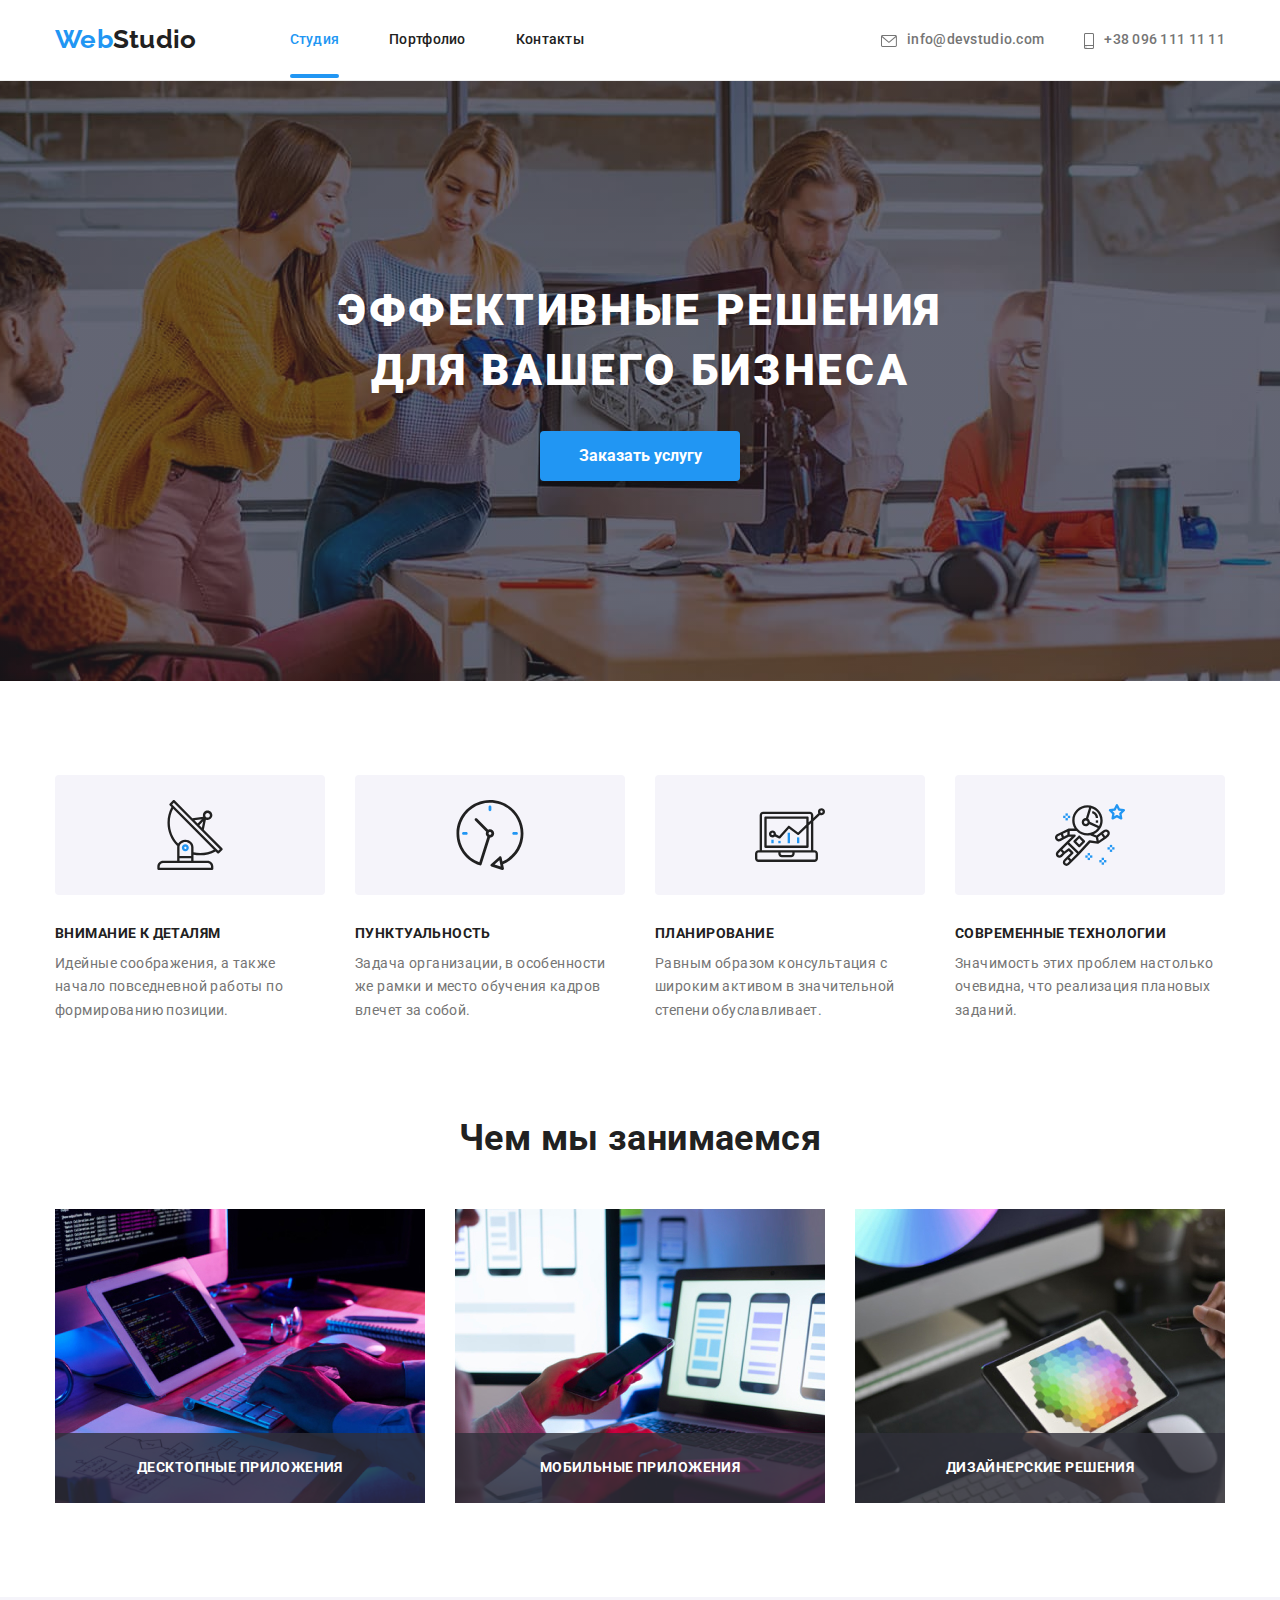
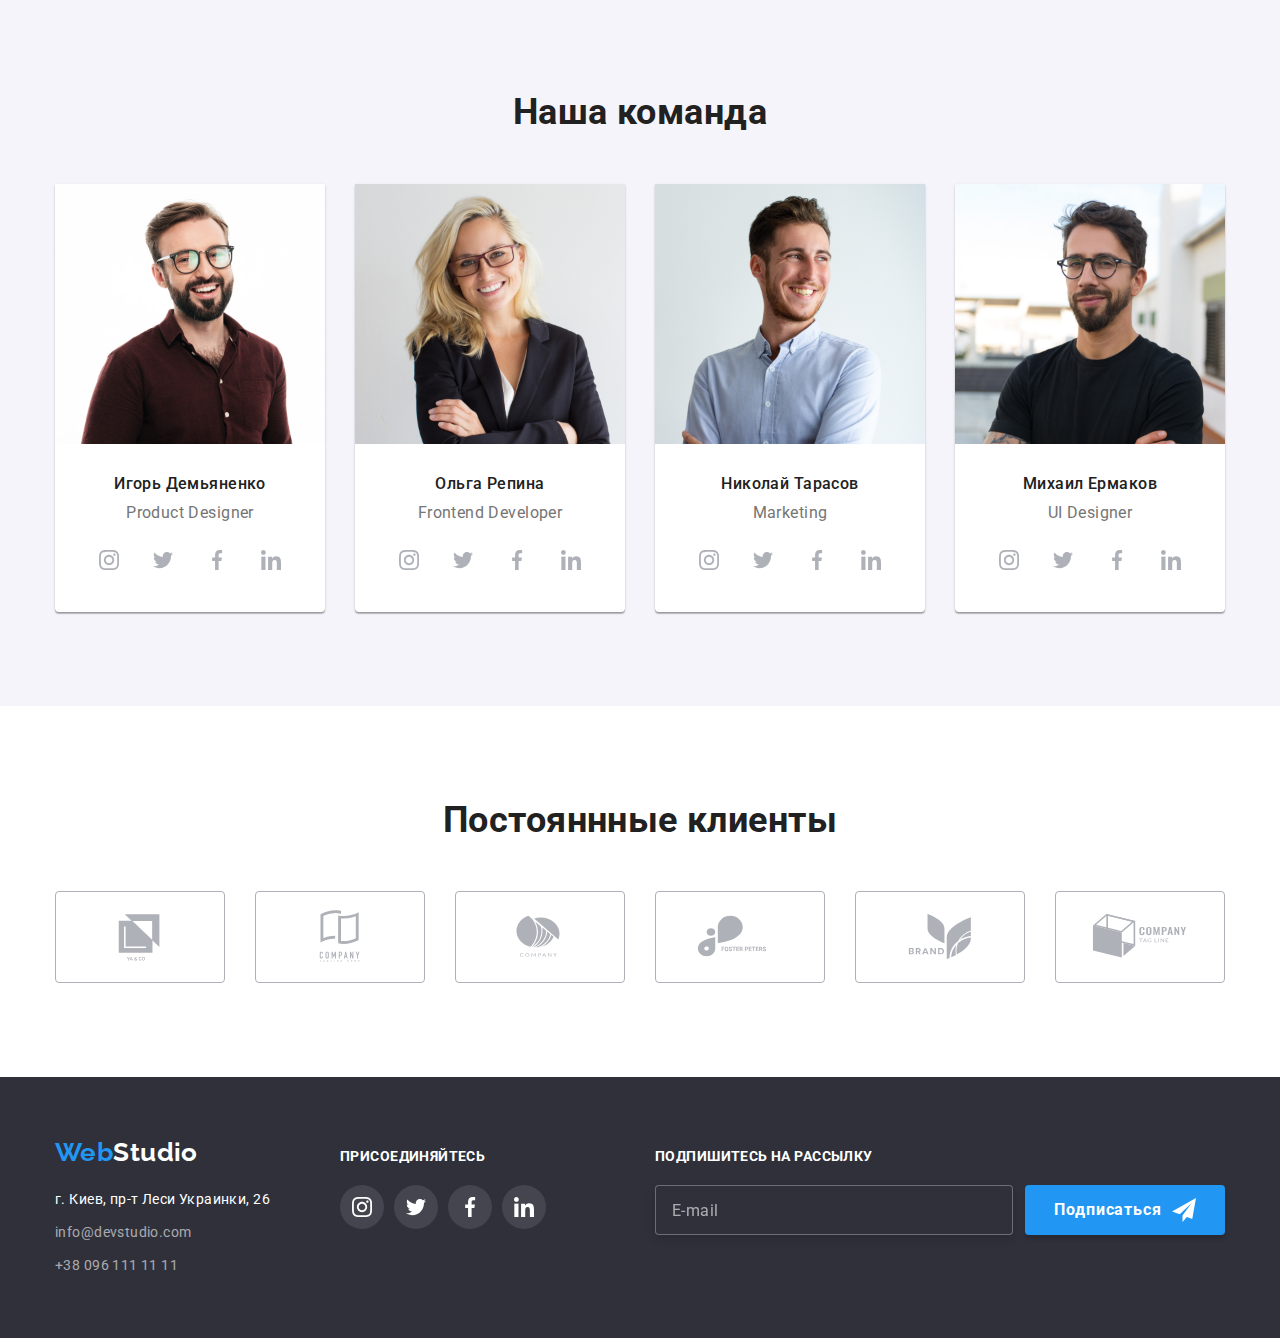
<file: index.html>
<!DOCTYPE html>
<html lang="ru">
<head>
    <meta charset="UTF-8">
    <meta http-equiv="X-UA-Compatible" content="IE=edge">
    <meta name="viewport" content="width=device-width, initial-scale=1.0">
    <title>Document</title>
    <link rel="preconnect" href="https://fonts.googleapis.com">
    <link rel="preconnect" href="https://fonts.gstatic.com" crossorigin>
    <link href="https://fonts.googleapis.com/css2?family=Raleway:wght@700&family=Roboto:wght@400;500;700;900&display=swap"
        rel="stylesheet">
        <link rel="stylesheet" href="https://cdnjs.cloudflare.com/ajax/libs/modern-normalize/1.1.0/modern-normalize.min.css">
        <link rel="stylesheet" href="./CSS/styles.css">
    
</head>

<body class="body">
    <header class="header">
        <div class="container">
    <nav class="header-nav-link">
            <a class="header-logo" href="">Web<span class="logo-second">Studio</span></a>
            <ul class="header-list">
                <li class="header-item"><a href="./index.html" class="header-link current">Студия</a>
                <li class="header-item"><a href="./portfolio.html" class="header-link">Портфолио</a></li>
                <li class="header-item"><a href="" class="header-link">Контакты</a></li>
            </ul>
    </nav>

        <ul class="header-list">
            <li class="icon-list">
                
                <a class="header-tel" href="mailto:info@devstudio.com"> 
                <svg class="header-icon" width="16" height="12">
                    <use href="./images/icons.svg/symbol-defs.svg#icon-envelope-hover"></use>
                </svg>info@devstudio.com</a></li>
            
            <li class="icon-list">
                
                <a class="header-tel" href="tel:+380961111111"> 
                <svg class="header-icon" width="10" height="16">
                    <use href="./images/icons.svg/symbol-defs.svg#icon-smartphone"></use>
                </svg>+38 096 111 11 11</a></li>
        </ul>
        </div>
    </header>
    
    
    <main>
            <section class="hero section">
                
            <div class="container">
                <h1 class="hero-title">Эффективные решения для вашего бизнеса</h1>
                <button type="button" class="hero-button" data-modal-open>Заказать услугу</button>
            </div>
            </section>
            
            <div class="backdrop is-hidden" data-modal>
                <div class="modal">
                    <button class="btn-close" type="button" data-modal-close>
                        <svg class="icon-close" width="30" height="30">
                            <use href="./images/icons.svg/symbol-defs.svg#icon-close-black"></use>
                        </svg>
                    </button>
                    <b class="modal-title">Оставьте свои данные, мы вам перезвоним</b>
                    <form class="back-contact">
                        <div class="modal-contact-thumb">
                            <label for="name" class="modal-contact-title">Имя</label>
                            <div class="input-wrap">
                            <input type="text" name="name" class="modal-input" id="name" required>
                            <svg class="modal-icon" width="18" height="18">
                                <use href="./images/icons.svg/symbol-defs.svg#icon-person-black"></use>
                            </svg>
                            </div>
                        </div>
                        <div class="modal-contact-thumb">
                            <label for="tel" class="modal-contact-title">Телефон</label>
                            <div class="input-wrap">
                            <input type="tel" name="tel" class="modal-input" id="tel" required>
                            <svg class="modal-icon" width="18" height="18">
                                <use href="./images/icons.svg/symbol-defs.svg#icon-phone-black"></use>
                            </svg>
                            </div>
                        </div>
                        <div class="modal-contact-thumb">
                            <label for="mail" class="modal-contact-title">Почта</label>
                            <div class="input-wrap">
                            <input type="email" name="mail" class="modal-input" id="mail" required>
                            <svg class="modal-icon" width="18" height="18">
                                <use href="./images/icons.svg/symbol-defs.svg#icon-email-black"></use>
                            </svg>
                            </div>
                        </div>
                        <div class="modal-contact-thumb">
                            <label for="coment" class="modal-contact-title">Комментарий</label>
                            <textarea class="modal-text" name="coment" id="coment" placeholder="Введите текст"></textarea>
                        </div>
                        <div class="covenant">
                            <input class="checkbox visually-hidden" type="checkbox" name="covenant" id="covenant">
                            <label for="covenant" class="covenant-title">
                                <span>
                                    <svg class="check-icon" width="18" height="18">
                                        <use href="./images/icons.svg/symbol-defs.svg#icon-Vector"></use>
                                    </svg>
                                </span>Соглашаюсь с рассылкой и принимаю
                            <a class="covenant-link" href="">Условия договора</a>
                            </label>
                        </div>
                        <button class="button-submit" type="submit">Отправить</button>
                    </form>
                </div>
            </div>
        
        
        <section class="about section">
            <div class="container">
            <h2 class="about-title visually-hidden">Нашы преимущества</h2>
            <ul class="abaut-list">
                
                <li class="about-item" >
                    <div class="icons">
                        <svg class="about-icon">
                            <use href="./images/icons.svg/symbol-defs.svg#icon-antenna"></use>
                        </svg>
                    </div>
                    <h3 class="about-title-next">Внимание к деталям</h3>
                    <p class="about-text">Идейные соображения, а также<br>начало повседневной работы по формированию позиции.</p>
                </li>
                
                <li class="about-item">
                    <div class="icons">
                        <svg class="about-icon">
                            <use href="./images/icons.svg/symbol-defs.svg#icon-clock"></use>
                        </svg>
                    </div>
                    <h3 class="about-title-next">Пунктуальность</h3>
                    <p class="about-text">Задача организации, в особенности<br>же рамки и место обучения кадров<br>влечет за собой.</p>
                </li>
        
                <li class="about-item">
                    <div class="icons">
                        <svg class="about-icon">
                            <use href="./images/icons.svg/symbol-defs.svg#icon-diagram"></use>
                        </svg>
                    </div>
                    <h3 class="about-title-next">Планирование</h3>
                    <p class="about-text">Равным образом консультация с<br>широким активом в значительной<br>степени обуславливает.</p>
                </li>
        
                <li class="about-item">
                    <div class="icons">
                        <svg class="about-icon">
                            <use href="./images/icons.svg/symbol-defs.svg#icon-astronaut"></use>
                        </svg>
                    </div>
                    <h3 class="about-title-next">Современные технологии</h3>
                    <p class="about-text">Значимость этих проблем настолько очевидна, что реализация плановых заданий.</p>
                </li>
            </ul>
            </div>
        </section>
        
        <section class="future section">
            <div class="container">
            <h2 class="future-title">Чем мы занимаемся</h2>
            <ul class="future-list">
                <li class="future-item">
                    <div class="future-thumb">
                    <img src="./images/img1.jpg" alt="рис_1" width="370">
                    <p class="future-text">Десктопные приложения</p>
                    </div>
                </li>
                <li class="future-item">
                    <div class="future-thumb">
                    <img src="./images/img2.jpg" alt="рис_2" width="370">
                    <p class="future-text">Мобильные приложения</p>
                    </div>
                </li>
                <li class="future-item">
                    <div class="future-thumb">
                    <img src="./images/img3.jpg" alt="рис_3" width="370">
                    <p class="future-text">Дизайнерские решения</p>
                    </div>
                </li>
            </ul>
            </div>
        </section>
        
        <section class="comand section">
            <div class="container">
            <h2 class="comand-title">Наша команда</h2>
            <ul class="comand-list">
                <li class="comand-item">
                <img src="./images/img4.jpg" alt="команда" width="270">
                <h3 class="comand-title-next">Игорь Демьяненко</h3>
                <p class="comand-text" lang="en">Product Designer</p>
                <ul class="comand-soc-list">
                    <li class="comand-soc-item"><a class="comand-soc-link" href="">
                            <svg class="comand-soc-icon" width="20" height="20">
                                <use href="./images/icons.svg/symbol-defs.svg#icon-instagram"></use>
                            </svg>
                        </a></li>
                    <li class="comand-soc-item"><a class="comand-soc-link" href="">
                            <svg class="comand-soc-icon" width="20" height="20">
                                <use href="./images/icons.svg/symbol-defs.svg#icon-twitter"></use>
                            </svg>
                        </a></li>
                    <li class="comand-soc-item"><a class="comand-soc-link" href="">
                            <svg class="comand-soc-icon" width="20" height="20">
                                <use href="./images/icons.svg/symbol-defs.svg#icon-facebook"></use>
                            </svg>
                        </a></li>
                    <li class="comand-soc-item"><a class="comand-soc-link" href="">
                            <svg class="comand-soc-icon" width="20" height="20">
                                <use href="./images/icons.svg/symbol-defs.svg#icon-linkedin"></use>
                            </svg>
                        </a></li>
                </ul>
                </li>
            
                <li class="comand-item">
                <img src="./images/img5.jpg" alt="команда" width="270">
                <h3 class="comand-title-next">Ольга Репина</h3>
                <p class="comand-text" lang="en">Frontend Developer</p>
                <ul class="comand-soc-list">
                    <li class="comand-soc-item"><a class="comand-soc-link" href="">
                        <svg class="comand-soc-icon" width="20" height="20">
                            <use href="./images/icons.svg/symbol-defs.svg#icon-instagram"></use>
                        </svg>
                    </a></li>
                    <li class="comand-soc-item"><a class="comand-soc-link" href="">
                        <svg class="comand-soc-icon" width="20" height="20">
                            <use href="./images/icons.svg/symbol-defs.svg#icon-twitter"></use>
                        </svg>
                    </a></li>
                    <li class="comand-soc-item"><a class="comand-soc-link" href="">
                        <svg class="comand-soc-icon" width="20" height="20">
                            <use href="./images/icons.svg/symbol-defs.svg#icon-facebook"></use>
                        </svg>
                    </a></li>
                    <li class="comand-soc-item"><a class="comand-soc-link" href="">
                        <svg class="comand-soc-icon" width="20" height="20">
                            <use href="./images/icons.svg/symbol-defs.svg#icon-linkedin"></use>
                        </svg>
                    </a></li>
                </ul>
                </li>
            
                <li class="comand-item">
                <img src="./images/img6.jpg" alt="команда" width="270">
                <h3 class="comand-title-next">Николай Тарасов</h3>
                <p class="comand-text" lang="en">Marketing</p>
                <ul class="comand-soc-list">
                    <li class="comand-soc-item"><a class="comand-soc-link" href="">
                            <svg class="comand-soc-icon" width="20" height="20">
                                <use href="./images/icons.svg/symbol-defs.svg#icon-instagram"></use>
                            </svg>
                        </a></li>
                    <li class="comand-soc-item"><a class="comand-soc-link" href="">
                            <svg class="comand-soc-icon" width="20" height="20">
                                <use href="./images/icons.svg/symbol-defs.svg#icon-twitter"></use>
                            </svg>
                        </a></li>
                    <li class="comand-soc-item"><a class="comand-soc-link" href="">
                            <svg class="comand-soc-icon" width="20" height="20">
                                <use href="./images/icons.svg/symbol-defs.svg#icon-facebook"></use>
                            </svg>
                        </a></li>
                    <li class="comand-soc-item"><a class="comand-soc-link" href="">
                            <svg class="comand-soc-icon" width="20" height="20">
                                <use href="./images/icons.svg/symbol-defs.svg#icon-linkedin"></use>
                            </svg>
                        </a></li>
                </ul>
                </li>
            
                <li class="comand-item">
                <img src="./images/img7.jpg" alt="команда" width="270">
                <h3 class="comand-title-next">Михаил Ермаков</h3>
                <p class="comand-text" lang="en">UI Designer</p>
                <ul class="comand-soc-list">
                    <li class="comand-soc-item"><a class="comand-soc-link" href="">
                            <svg class="comand-soc-icon" width="20" height="20">
                                <use href="./images/icons.svg/symbol-defs.svg#icon-instagram"></use>
                            </svg>
                        </a></li>
                    <li class="comand-soc-item"><a class="comand-soc-link" href="">
                            <svg class="comand-soc-icon" width="20" height="20">
                                <use href="./images/icons.svg/symbol-defs.svg#icon-twitter"></use>
                            </svg>
                        </a></li>
                    <li class="comand-soc-item"><a class="comand-soc-link" href="">
                            <svg class="comand-soc-icon" width="20" height="20">
                                <use href="./images/icons.svg/symbol-defs.svg#icon-facebook"></use>
                            </svg>
                        </a></li>
                    <li class="comand-soc-item"><a class="comand-soc-link" href="">
                            <svg class="comand-soc-icon" width="20" height="20">
                                <use href="./images/icons.svg/symbol-defs.svg#icon-linkedin"></use>
                            </svg>
                        </a></li>
                </ul>
                </li>
            </ul>
            </div>
        </section>

        <section class="clients section">
            <div class="container">
               <h2 class="title-clients">Постояннные клиенты</h2>
               <ul class="list-clients">
                   <li class="list-item">
                       <a class="clients-link" href="">
                           <svg class="clients-icon" width="106" height="60">
                               <use href="./images/icons.svg/symbol-defs.svg#icon-Logo"></use>
                           </svg>
                       </a>
                   </li>
                   <li class="list-item">
                       <a class="clients-link" href="">
                           <svg class="clients-icon" width="106" height="60">
                               <use href="./images/icons.svg/symbol-defs.svg#icon-Logo-1"></use>
                           </svg>
                       </a>
                   </li>
                    <li class="list-item">
                        <a class="clients-link" href="">
                            <svg class="clients-icon" width="106" height="60">
                                <use href="./images/icons.svg/symbol-defs.svg#icon-Logo-2"></use>
                            </svg>
                        </a>
                    </li>
                    <li class="list-item">
                        <a class="clients-link" href="">
                            <svg class="clients-icon" width="106" height="60">
                                <use href="./images/icons.svg/symbol-defs.svg#icon-Logo-3"></use>
                            </svg>
                        </a>
                    </li>
                    <li class="list-item">
                        <a class="clients-link" href="">
                            <svg class="clients-icon" width="106" height="60">
                                <use href="./images/icons.svg/symbol-defs.svg#icon-Logo-4"></use>
                            </svg>
                        </a>
                    </li>
                <li class="list-item">
                    <a class="clients-link" href="">
                        <svg class="clients-icon" width="106" height="60">
                            <use href="./images/icons.svg/symbol-defs.svg#icon-Logo-5"></use>
                        </svg>
                    </a>
                </li>
               </ul>
            </div>
        </section>
    </main>

    <footer class="footer">
        <div class="container">
            <div class="block-addres">
        <a class="footer-logo" href="">Web<span class="logo-studia">Studio</span></a>
        <address class="address">
            <ul class="footer-list">
                <li class="footer-item"><a href="https://goo.gl/maps/j93fLEUZZpS2GddB9" class="link-address">г. Киев, пр-т Леси Украинки, 26</a></li>
                <li class="footer-item"><a href="mailto:info@devstudio.com" class="footer-link">
                    info@devstudio.com</a></li>
                <li class="footer-item"><a href="tel:+380961111111" class="footer-link">
                    +38 096 111 11 11</a></li>
            </ul>
        </address>
            </div>
        <div class="foot-join">
            <p class="title-join">Присоединяйтесь</p>
            <ul class="foot-soc-list">
                <li class="foot-soc-item">
                    <a class="foot-soc-link" href="">
                        <svg class="foot-soc-icon" width="20" height="20">
                            <use href="./images/icons.svg/symbol-defs.svg#icon-instagram"></use>
                        </svg>
                    </a>
                </li>
                <li class="foot-soc-item">
                    <a class="foot-soc-link" href="">
                        <svg class="foot-soc-icon" width="20" height="20">
                            <use href="./images/icons.svg/symbol-defs.svg#icon-twitter"></use>
                        </svg>
                    </a>
                </li>
                <li class="foot-soc-item">
                    <a class="foot-soc-link" href="">
                        <svg class="foot-soc-icon" width="20" height="20">
                            <use href="./images/icons.svg/symbol-defs.svg#icon-facebook"></use>
                        </svg>
                    </a>
                </li>
                <li class="foot-soc-item">
                    <a class="foot-soc-link" href="">
                        <svg class="foot-soc-icon" width="20" height="20">
                            <use href="./images/icons.svg/symbol-defs.svg#icon-linkedin"></use>
                        </svg>
                    </a>
                </li>
            </ul>
        </div>
        <div class="foot-subscribe">
            <b class="subscribe-title">Подпишитесь на рассылку</b>
            <form>
                <div class="subscribe-form">
                <label for="email" class="form-mail"></label>
                <input class="input-mail" type="email" name="mail" id="email" placeholder="E-mail">
                
                <button class="foot-button" type="submit">Подписаться
                    <svg class="foot-button-icon" width="24" height="24">
                        <use href="./images/icons.svg/symbol-defs.svg#icon-icon-send"></use>
                    </svg>
                </button>
                </div>
            </form>
        </div>
        </div>
    </footer>
    <script src="./JS/modal.js"></script>
</body>
</html>
</file>
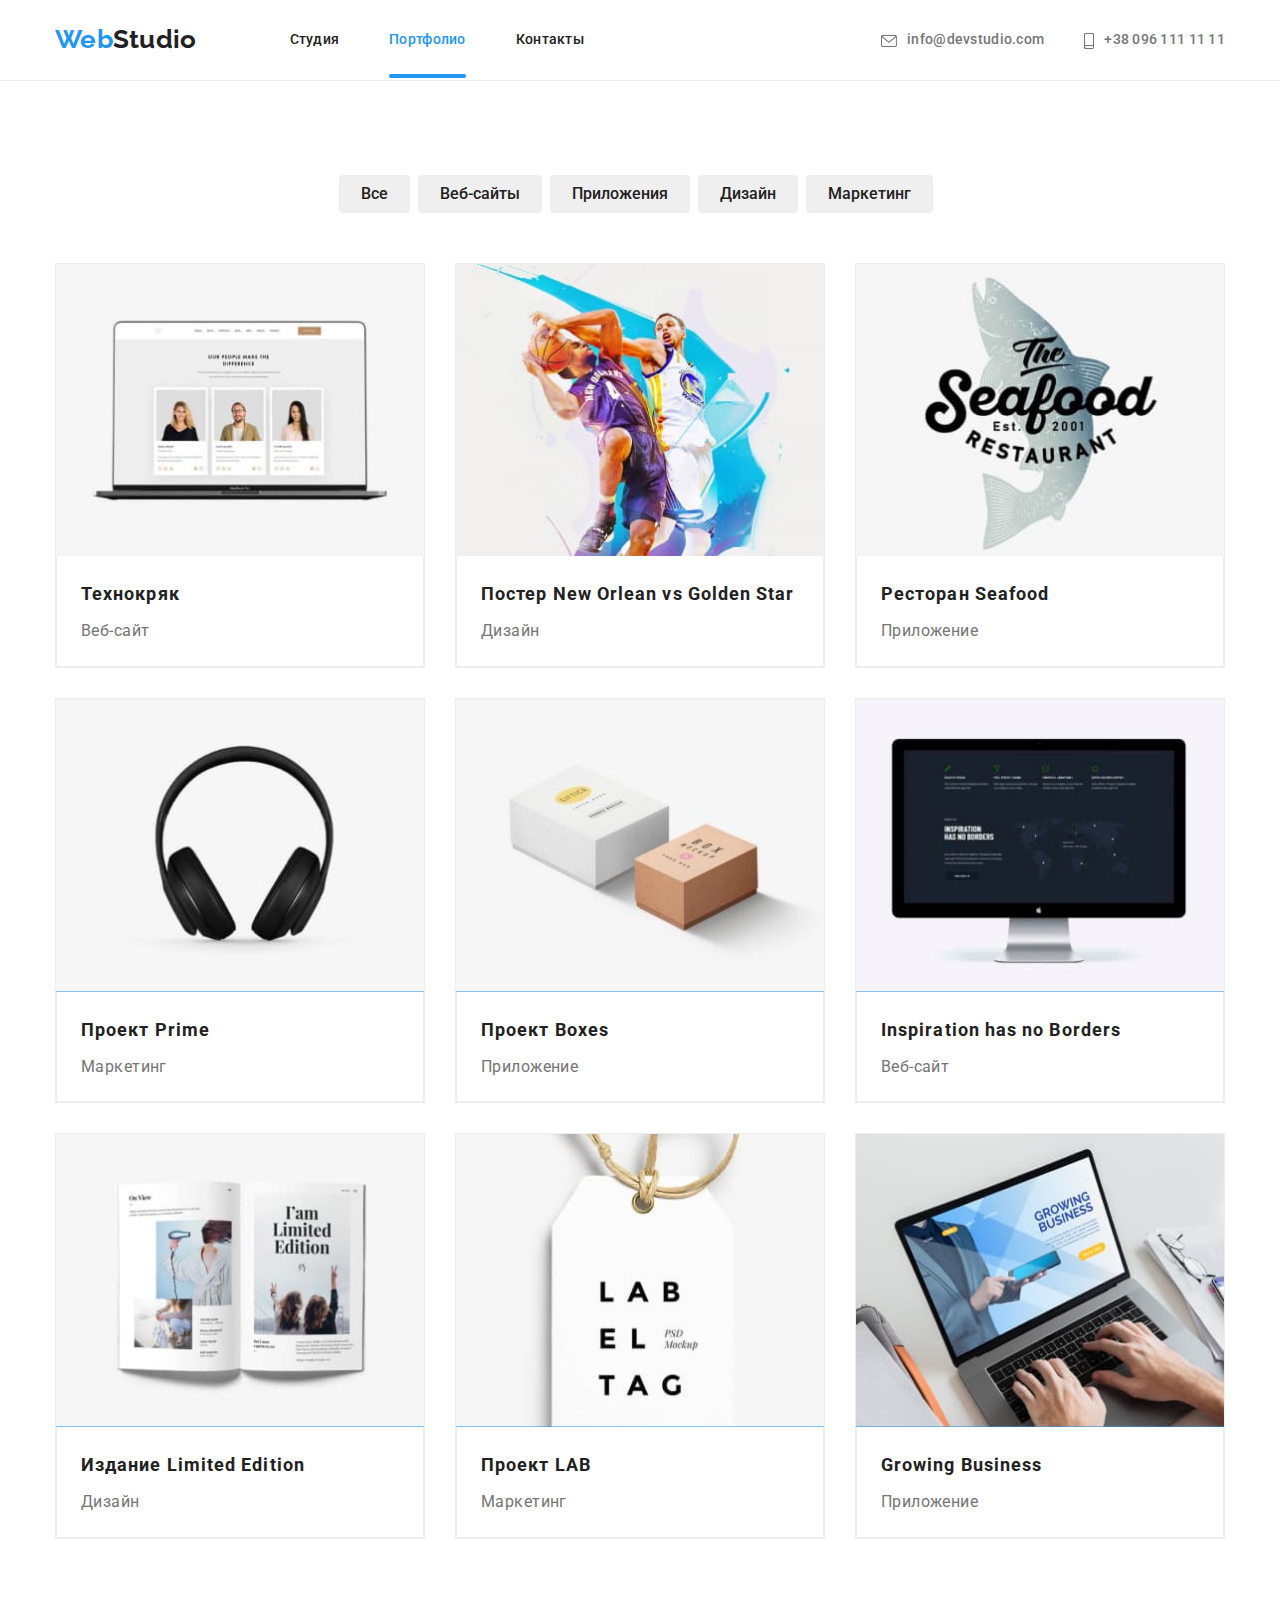
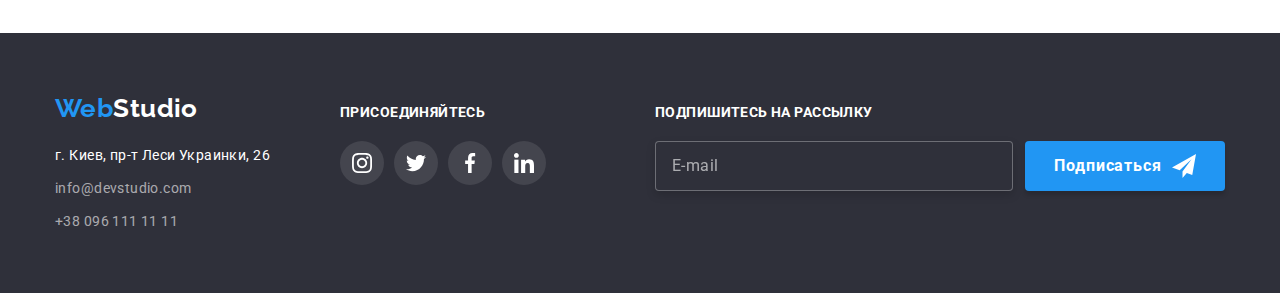
<file: portfolio.html>
<!DOCTYPE html>
<html lang="ru">
<head>
    <meta charset="UTF-8">
    <meta http-equiv="X-UA-Compatible" content="IE=edge">
    <meta name="viewport" content="width=device-width, initial-scale=1.0">
    <title>Document</title>
    <link rel="preconnect" href="https://fonts.googleapis.com">
    <link rel="preconnect" href="https://fonts.gstatic.com" crossorigin>
    <link href="https://fonts.googleapis.com/css2?family=Raleway:wght@700&family=Roboto:wght@400;500;700;900&display=swap"
        rel="stylesheet">
        <link rel="stylesheet" href="https://cdnjs.cloudflare.com/ajax/libs/modern-normalize/1.1.0/modern-normalize.min.css">
    <link rel="stylesheet" href="./CSS/styles.css">
</head>
<body class="body">
    <header class="header">
        <div class="container">
        <nav class="header-nav-link">
            <a class="header-logo" href="">Web<span class="logo-second">Studio</span></a>
            <ul class="header-list">
                <li class="header-item"><a href="./index.html" class="header-link">Студия</a>
                <li class="header-item"><a href="./portfolio.html" class="header-link current">Портфолио</a></li>
                <li class="header-item"><a href="" class="header-link">Контакты</a></li>
            </ul>
        </nav>
        
        <ul class="header-list">
            <li class="icon-list">
        
                <a class="header-tel" href="mailto:info@devstudio.com">
                    <svg class="header-icon" width="16" height="12">
                        <use href="./images/icons.svg/symbol-defs.svg#icon-envelope-hover"></use>
                    </svg>info@devstudio.com</a>
            </li>
        
            <li class="icon-list">
        
                <a class="header-tel" href="tel:+380961111111">
                    <svg class="header-icon" width="10" height="16">
                        <use href="./images/icons.svg/symbol-defs.svg#icon-smartphone"></use>
                    </svg>+38 096 111 11 11</a>
            </li>
        </ul>
        </div>
    </header>
    <main>
        <section class="portfolio section">
            <div class="container">
            <h1 class="portfolio-title visually-hidden">Портфолио</h1>
            <ul class="portfolio-list">
                <li><button type="button" class="portfolio-button">Все</button></li>
                <li><button type="button" class="portfolio-button">Веб-сайты</button></li>
                <li><button type="button" class="portfolio-button">Приложения</button></li>
                <li><button type="button" class="portfolio-button">Дизайн</button></li>
                <li><button type="button" class="portfolio-button">Маркетинг</button></li>
            </ul>
            
            <ul class="work-list">
            <li class="work-item">
                <a class="work-link" href="">
                    <div class="thumb-exsposition">
                        <img src="./images/Tehnokrjak.jpg" alt="ноутбук" width="370">
                        <p class="text-exposition">Ресурс предлагает комплексные предложения с разным уровнем 
                        функционала и сервисов. Все это позволит посетителю получить
                        исчерпывающие сведения о компании или частном лице.</p>
                    </div>
                    <div class="text-card">
                    <h2 class="work-title">Технокряк</h2>
                    <p class="work-text">Веб-сайт</p>
                </div>
                </a>
            </li>
                
            <li class="work-item">
                    <a class="work-link" href="">
                        <div class="thumb-exsposition">
                        <img src="./images/New_Orlean.jpg" alt="постер" width="370">
                        <p class="text-exposition">Lorem ipsum, dolor sit amet consectetur adipisicing elit. 
                        Dolor dolorum enim fuga aperiam vero excepturi ratione, accusamus reiciendis quo earum.</p>
                        </div>
                <div class="text-card">
                    <h2 class="work-title">Постер New Orlean vs Golden Star</h2>
                    <p class="work-text">Дизайн</p>
                </div>
                </a>
            </li>
                    
            <li class="work-item">
                    <a class="work-link" href="">
                        <div class="thumb-exsposition">
                        <img src="./images/Restoran.jpg" alt="ресторан" width="370">
                        <p class="text-exposition">Lorem ipsum, dolor sit amet consectetur adipisicing elit.
                        Dolor dolorum enim fuga aperiam vero excepturi ratione, accusamus reiciendis quo earum.</p>
                        </div>
                <div class="text-card">
                    <h2 class="work-title">Ресторан Seafood</h2>
                    <p class="work-text">Приложение</p>
                </div>
                </a>
            </li>
                 
            <li class="work-item">
                    <a class="work-link" href="">
                        <div class="thumb-exsposition">
                        <img src="./images/Project_Prime.jpg" alt="наушники" width="370">
                        <p class="text-exposition">Lorem ipsum, dolor sit amet consectetur adipisicing elit.
                        Dolor dolorum enim fuga aperiam vero excepturi ratione, accusamus reiciendis quo earum.</p>
                        </div>
                <div class="text-card">
                    <h2 class="work-title">Проект Prime</h2>
                    <p class="work-text">Маркетинг</p>
                </div>
                </a>
            </li>
                 
            <li class="work-item">
                    <a class="work-link" href="">
                        <div class="thumb-exsposition">
                        <img src="./images/Boxes.jpg" alt="коробки" width="370">
                        <p class="text-exposition">Lorem ipsum, dolor sit amet consectetur adipisicing elit.
                        Dolor dolorum enim fuga aperiam vero excepturi ratione, accusamus reiciendis quo earum.</p>
                        </div>
                <div class="text-card">
                    <h2 class="work-title">Проект Boxes</h2>
                    <p class="work-text">Приложение</p>
                </div>
                </a>
            </li>
                  
            <li class="work-item">
                    <a class="work-link" href="">
                        <div class="thumb-exsposition">
                        <img src="./images/Inspiration.jpg" alt="мониттор" width="370">
                        <p class="text-exposition">Lorem ipsum, dolor sit amet consectetur adipisicing elit.
                        Dolor dolorum enim fuga aperiam vero excepturi ratione, accusamus reiciendis quo earum.</p>
                        </div>
                <div class="text-card">
                    <h2 class="work-title">Inspiration has no Borders</h2>
                    <p class="work-text">Веб-сайт</p>
                </div>
                </a>
            </li>
                  
            <li class="work-item">
                    <a class="work-link" href="">
                        <div class="thumb-exsposition">
                        <img src="./images/Limited_Edition.jpg" alt="книга" width="370">
                        <p class="text-exposition">Lorem ipsum, dolor sit amet consectetur adipisicing elit.
                        Dolor dolorum enim fuga aperiam vero excepturi ratione, accusamus reiciendis quo earum.</p>
                        </div>
                <div class="text-card">
                    <h2 class="work-title">Издание Limited Edition</h2>
                    <p class="work-text">Дизайн</p>
                </div>
                </a>
            </li>
                 
            <li class="work-item">
                    <a class="work-link" href="">
                        <div class="thumb-exsposition">
                        <img src="./images/Project_Lab.jpg" alt="брелок" width="370">
                        <p class="text-exposition">Lorem ipsum, dolor sit amet consectetur adipisicing elit.
                        Dolor dolorum enim fuga aperiam vero excepturi ratione, accusamus reiciendis quo earum.</p>
                        </div>
                <div class="text-card">
                    <h2 class="work-title">Проект LAB</h2>
                    <p class="work-text">Маркетинг</p>
                </div>
                </a>
            </li>
                
            <li class="work-item">
                    <a class="work-link" href="">
                        <div class="thumb-exsposition">
                        <img src="./images/Business.jpg" alt="работает на ноутбуке" width="370">
                        <p class="text-exposition">Lorem ipsum, dolor sit amet consectetur adipisicing elit.
                        Dolor dolorum enim fuga aperiam vero excepturi ratione, accusamus reiciendis quo earum.</p>
                        </div>
                <div class="text-card">
                    <h2 class="work-title">Growing Business</h2>
                    <p class="work-text">Приложение</p>
                </div>
                </a>
            </li>
            </ul>
            </div>
        </section>
    </main>
    
    <footer class="footer">
        <div class="container">
            <div class="block-addres">
        <a class="footer-logo" href="">Web<span class="logo-studia">Studio</span></a>
        <address class="address">
            <ul class="footer-list">
                <li class="footer-item"><a href="https://goo.gl/maps/j93fLEUZZpS2GddB9" class="link-address">г. Киев, пр-т
                        Леси Украинки, 26</a></li>
                <li class="footer-item"><a href="mailto:info@devstudio.com" class="footer-link">
                        info@devstudio.com</a></li>
                <li class="footer-item"><a href="tel:+380961111111" class="footer-link">
                        +38 096 111 11 11</a></li>
            </ul>
        </address>
        </div>
        <div class="foot-join">
            <p class="title-join">Присоединяйтесь</p>
            <ul class="foot-soc-list">
                <li class="foot-soc-item">
                    <a class="foot-soc-link" href="">
                        <svg class="foot-soc-icon" width="20" height="20">
                            <use href="./images/icons.svg/symbol-defs.svg#icon-instagram"></use>
                        </svg>
                    </a>
                </li>
                <li class="foot-soc-item">
                    <a class="foot-soc-link" href="">
                        <svg class="foot-soc-icon" width="20" height="20">
                            <use href="./images/icons.svg/symbol-defs.svg#icon-twitter"></use>
                        </svg>
                    </a>
                </li>
                <li class="foot-soc-item">
                    <a class="foot-soc-link" href="">
                        <svg class="foot-soc-icon" width="20" height="20">
                            <use href="./images/icons.svg/symbol-defs.svg#icon-facebook"></use>
                        </svg>
                    </a>
                </li>
                <li class="foot-soc-item">
                    <a class="foot-soc-link" href="">
                        <svg class="foot-soc-icon" width="20" height="20">
                            <use href="./images/icons.svg/symbol-defs.svg#icon-linkedin"></use>
                        </svg>
                    </a>
                </li>
            </ul>
        </div>
        <div class="foot-subscribe">
            <b class="subscribe-title">Подпишитесь на рассылку</b>
            <form>
                <div class="subscribe-form">
                    <label for="email" class="form-mail"></label>
                    <input class="input-mail" type="email" name="mail" id="email" placeholder="E-mail">
        
                    <button class="foot-button" type="submit">Подписаться
                        <svg class="foot-button-icon" width="24" height="24">
                            <use href="./images/icons.svg/symbol-defs.svg#icon-icon-send"></use>
                        </svg>
                    </button>
                </div>
            </form>
        </div>
        </div>
    </footer>

    
    
</body>
</html>
</file>
<file: CSS/styles.css>
:root {
--portfolio-button: #212121;
--background-color-comand: #F5F4FA;
--background-heder: #FFFFFF;
--logo: #2196F3;
--logo-second: #212121;
--header-nav-link: #2196F3;
--header-item: #212121;
--header-link: #212121;
--header-tel: #757575;
--hero-background-color: #2F303A;
--hero-title: #FFFFFF;
--background-future-work-about-portfolio: #E5E5E5;
--footer-backgr: #2F303A;
--footer-logo-studia: #FFFFFF;
--footer-link: rgba(255, 255, 255, 0.6);
--address: #FFFFFF;
--current: #2196F3;
--primary-text-color: #212121;
--secondary-text-color: #757575;
--button-begr-color: #2196F3;
--clients-primary-color: #AFB1B8;
--transition-cubic: cubic-bezier(0.4, 0, 0.2, 1);

}



.body {
    font-family: 'Roboto', sans-serif;
    font-size: 14px;
    letter-spacing: 0.03em;
    
    
} 

p,
ul,
h1,
h2,
h3,
h4,
h5,
h6 {
    margin-top: 0;
    margin-bottom: 0;
}

ul {
    list-style: none;
    margin: 0;
    padding: 0;
}

img {
    display: block;
    max-width: 100%;
    height: auto;
}

.section {
    padding-top: 94px;
    padding-bottom: 94px;
}

.container {
    width: 1200px;
    margin: 0 auto;
    padding-left: 15px;
    padding-right: 15px;
    /* outline: 3px solid red; */
}

/* ------------------------------Heder------------------------------ */
.header {
    border-bottom: 1px solid #ECECEC;
}

.header-logo {
    padding-top: 24px;
    padding-bottom: 25px;
    margin-right: 93px;
    
    text-decoration: none;
    font-family: 'Raleway', sans-serif;
    font-weight: 700;
    font-size: 26px;
    line-height: 1.19;
    
    color: var(--logo)
}

.logo-second {
    color: var(--logo-second)
}

.header-nav-link {
    display: flex;
    
    font-weight: 500;
    font-size: 14px;
    line-height: 1.14;
    letter-spacing: 0.02em;
    color: var(--header-nav-link)
}
    
 
.header .container {
    display: flex;
    
}
.header-list {
    
    display: flex;
    align-items: center;
    
    margin-left: auto;
    list-style-type: none;
}

.header-item:not(:first-child) {
    margin-left: 50px;
}

.header-item {
    list-style: none;
    font-weight: 500;
    font-size: 14px;
    line-height: 1.14;
    letter-spacing: 0.02em;

    color: var(--header-item)
}

.header-icon {
    margin-left: 30px;
    align-items: center;
    vertical-align: middle;
    margin-right: 10px;
    fill: currentColor;
    
}
.header-icon:hover
.header-icon:focus {
    fill:#2196F3;
}

.header-link {
    position: relative;
   
}
.current::after {
    content: '';
    position: absolute;
    left: 0;
    bottom: 1px;
    width: 100%;
    height: 4px;
    border-radius: 2px;
    background-color:#2196F3;
}



.header-link {
    padding: 32px 0;
    align-items: center;
    
    text-decoration: none;
    font-weight: 500;
    font-size: 14px;
    line-height: 1.14;
    letter-spacing: 0.02em;

    color: var(--header-link); 
    transition: color 250ms var(--transition-cubic);
}

.current {
    color: var(--current)
}

.header-link:hover, 
.header-link:focus, 
.header-tel:hover,
.header-tel:focus {
    color: #2196F3;
}

.header-tel {
    padding: 32px 0;
    margin-left: 10px;

    text-decoration: none;
    list-style: none;
    font-weight: 500;
    font-size: 14px;
    line-height: 1.14;
    letter-spacing: 0.02em;
    
    color: var(--header-tel);
    transition: color 250ms var(--transition-cubic);
}

/* ------------------------------Hero------------------------------ */
.hero {
    max-width: 1600px;
    margin: 0 auto;
    text-align: center;
    padding-top: 200px;
    padding-bottom: 200px;
    background: var(--hero-background-color);
    background-image: linear-gradient( 
        rgba(47, 48, 58, 0.4), 
        rgba(47, 48, 58, 0.4)),
        url(../images/Hero\ back\ \(New\).jpg);
    background-repeat: no-repeat;
    background-position: center;
    background-size: cover;
}


.hero-title {
    width: 696px;
    margin-top: 0;
    margin-right: auto;
    margin-left: auto;
    margin-bottom: 30px;
    
    font-weight: 900;
    font-size: 44px;
    line-height: 1.36;
    letter-spacing: 0.06em;
    text-transform: uppercase;
    
    color: var(--hero-title)
}
.backdrop.is-hidden {
    opacity: 0;
    pointer-events: none;
}
.backdrop.is-hidden .modal {
    transform: scale(1.2) translate(-50%, -50%);
}

.backdrop {
    position: fixed;
    top: 0;
    left: 0;
    width: 100%;
    height: 100%;
    background: rgba(0, 0, 0, 0.2);
    z-index: 2;

    opacity: 1;
    transition: opacity 250ms var(--transition-cubic);
    
}
.modal {
    position: absolute;
    min-width: 528px;
    min-height: 581px;
    padding: 40px;
    left: 50%;
    top: 50%;
    transform: translate(-50%, -50%) scale(0.9);
    background: #FFFFFF;
    
    
    transition: transform 250ms var(--transition-cubic);
}

.modal-title {
    display: inline-block;
    margin-bottom: 12px;
    font-weight: 700;
    font-size: 20px;
    line-height: 1.15;
    text-align: center;
    
    color: #212121;
}
.back-contact {
    display: block;
    top: 0;
}
.modal-contact-thumb {
    margin-bottom: 10px;
}

.modal-contact-title {
    position: relative;
    display: block;
    font-size: 12px;
    line-height: 1.17;
    letter-spacing: 0.01em;
    margin-bottom: 4px;
    
    color: #757575;
}

.modal-input {
    width: 100%;
    height: 40px;
    border: 1px solid rgba(33, 33, 33, 0.2);
    border-radius: 4px;
    padding-left: 40px;
    outline: none;
    transition: border 250ms var(--transition-cubic);
}

.modal-input:focus {
    border: 1px solid #2196F3;
}


.modal-input:focus + .modal-icon {
    fill: #2196F3;
    
}


.modal-input::placeholder {
    font-size: 12px;
    line-height: 1.17;
    letter-spacing: 0.01em;
    
    color: rgba(117, 117, 117, 0.5);
}

.input-wrap {
    position: relative;
}

.modal-icon {
    position: absolute;
    left: 12px;
    top: 50%;
    transform: translateY(-50%);
    transition: fill 250ms var(--transition-cubic);
}


.modal-text {
    padding: 12px 16px;
    width: 100%;
    height: 120px;
   
    border: 1px solid rgba(33, 33, 33, 0.2);
    border-radius: 4px;
    resize: none;
    outline: none;
    transition: border 250ms var(--transition-cubic);
}

.modal-text:focus {
    border: 1px solid #2196F3;
}




.covenant-link {
    color: #2196F3;
    margin-left: 4px;
}

.covenant-title {
    display: flex;
    justify-content: center;
}

.covenant-title span {
    width: 16px;
    height: 15px;
    border: 2px solid #212121;
    border-radius: 2px;
    margin-right: 7px;
    display: flex;
    align-items: center;
    transition: background-color 250ms var(--transition-cubic);
}



.check-icon {
   
    fill: transparent;
    
}

.checkbox:checked + .covenant-title span {
    background-color: #2196F3;
    border: none;
}

.checkbox:checked +.covenant-title .check-icon {
    fill: #FFFFFF;
}
/* .covenant-title::before {
    content: '';
    width: 16px;
    height: 15px;
    border: 2px solid #212121;
    border-radius: 2px;
    margin-right: 5px;
}

.checkbox:checked + .covenant-title::before {
    background-color: #2196F3;
    background-image: url(../images/Vector\ \(1\).svg);
    border: none;
    background-repeat: no-repeat;
    background-position: center;
}

.checkbox:focus + .covenant-title::before {
    border-color: #2196F3;
} */

.covenant-title {
    display: flex;
    margin-bottom: 30px;
    align-items: center;
    
    font-size: 14px;
    line-height: 1.71;
    color: #757575;
}

.button-submit {
    display: block;
    margin-right: auto;
    margin-left: auto;
    cursor: pointer;
    width: 200px;
    height: 50px;
    align-items: center;
    justify-content: center;
    
    font-weight: 700;
    font-size: 16px;
    line-height: 1.87;
        
    text-align: center;
    letter-spacing: 0.06em;
    box-shadow: 0px 4px 4px rgba(0, 0, 0, 0.15);
    border-radius: 4px;
    border-color: transparent;
    
    color: #FFFFFF;
    background-color: #2196F3;
    transition: background-color 250ms var(--transition-cubic);
}

.btn-close {
    position: absolute;
    top: 8px;
    right: 8px;
    width: 30px;
    height: 30px;
    display: flex;
    align-items: center;
    justify-content: center;
    border-radius: 50%;
    border: 1px solid rgba(0, 0, 0, 0.1);
    cursor: pointer;
    background-color: #FFFFFF;
}
.icon-close {
    position: absolute;
    width: 18px;
    height: 18px;
    transition: fill 250ms var(--transition-cubic);
}
.icon-close:hover, 
.icon-close:focus {
    fill: #2196F3;
}

.hero-button {
    padding: 10px 32px;
    min-width: 200px;
    height: 50px;
    border: transparent;
    display: inline-block;
    
    cursor: pointer;
    font-family: inherit;
    font-weight: 700;
    font-size: 16px;
    line-height: 1.87;
    
    color: #FFFFFF;
    background: #2196F3;
    box-shadow: 0px 4px 4px rgba(0, 0, 0, 0.15);
    border-radius: 4px;
}



/* ------------------------------Portfolio------------------------------ */


.portfolio-list {
    margin-bottom: 50px;
    justify-content: center;
    display: flex;
   
    list-style: none;
}

.portfolio-button {
    display: flex;
    
    justify-content: center;
    margin-right: 8px;
    padding: 6px 22px;
    
    cursor: pointer;
    font-family: inherit;
    font-weight: 500;
    font-size: 16px;
    line-height: 1.62;
    text-align: center;
    border-radius: 4px;
    border: 1px solid var(--button-begr-color);
    border: transparent;
    
    color: var(--portfolio-button);
    transition: color 250ms var(--transition-cubic), background-color 250ms var(--transition-cubic), 
    box-shadow 250ms var(--transition-cubic);
}

.portfolio-button:hover, 
.portfolio-button:focus {
    background: #2196F3;
    color: #FFFFFF;
    box-shadow: 0px 3px 1px rgba(0, 0, 0, 0.1), 0px 1px 2px rgba(0, 0, 0, 0.08), 0px 2px 2px rgba(0, 0, 0, 0.12);
    border-radius: 4px;
}

/* ------------------------------About------------------------------ */


.visually-hidden {
    position: absolute;
    width: 1px;
    height: 1px;
    margin: -1px;
    border: 0;
    padding: 0;
    white-space: nowrap;
    clip-path: inset(100%);
    clip: rect(0 0 0 0);
    overflow: hidden;
}
.abaut-list {
    
    margin: 0;
    display: flex;
    list-style: none;
}
.icons:not(:last-child) {
    margin-right: 30px;
}
.icons {
    margin-bottom: 30px;
    width: 270px;
    height: 120px;
    
    justify-content: center;
    display:inline-flex;
    align-items: center;
    background: #F5F4FA;
    border-radius: 4px;
}
.about-icon {
    width: 70px;
    height: 70px;
}
.about-title-next {
    display: inline-block;
    margin-bottom: 10px;
    
    
    font-weight: 700;
    font-size: 14px;
    line-height: 1.14;
    text-transform: uppercase;
    color: var(--primary-text-color)
}

.about-text {
    display: inline-block;
    
    margin: bottom 10px;
   
    font-size: 14px;
    line-height: 1.71;
    color: var(--secondary-text-color)
}

/* ------------------------------Comand------------------------------ */
.comand {
    background: var(--background-color-comand)
}

.comand-title {
    margin-bottom: 50px;
    
    font-weight: 700;
    font-size: 36px;
    line-height: 1.17;
    text-align: center;
    color: var(--primary-text-color)
}

.comand-list {
    display: flex;
    margin-left: -30px;
}

.comand-item {
    flex-basis: calc((100% - 30px) / 4);
    margin-left: 30px;
    
    box-shadow: 0px 1px 3px rgba(0, 0, 0, 0.12), 0px 1px 1px rgba(0, 0, 0, 0.14), 0px 2px 1px rgba(0, 0, 0, 0.2);
    border-radius: 0px 0px 4px 4px;
    background-color: var(--background-heder);
}


.comand-title-next {
    margin-top: 30px;
    margin-bottom: 10px;

    font-weight: 500;
    font-size: 16px;
    line-height: 1.19;
    text-align: center;
    
    color: var(--primary-text-color) 
}
 
.comand-text {
    margin-bottom: 16px;
    
    font-size: 16px;
    line-height: 1.19;
    text-align: center;
    color: var(--secondary-text-color)
}

.comand-soc-list {
    margin-bottom: 30px;
    display: flex;
    justify-content: center;
}

.comand-soc-item {
    width: 44px;
    height: 44px;
    margin-right: 10px;
    
}
.comand-soc-item:last-child {
    margin-right: 0;
}

.comand-soc-link {

    width: 100%;
    height: 100%;
    border-radius: 50%;
    display:flex;
    align-items: center;
    justify-content: center;
    color: #AFB1B8;
    background-color: #FFFFFF;
    transition: fill 250ms var(--transition-cubic), background-color 250ms var(--transition-cubic);
}


.comand-soc-link:hover, .comand-soc-link:focus {
    background-color: #2196F3;
    
}
.comand-soc-link:hover .comand-soc-icon,
.comand-soc-link:focus .comand-soc-icon {
    fill:#FFFFFF
}

/* .comand-soc-icon:hover, .comand-soc-icon:focus {
    fill: #FFFFFF;
} */
.comand-soc-icon {
    fill: #AFB1B8;
}


/* ------------------------------Clients------------------------------ */
.title-clients {
    font-weight: 700;
    font-size: 36px;
    line-height: 1.16;
    text-align: center;
    margin-bottom: 50px;
    
    color: var(--primary-text-color)
}


.list-clients {
    display: flex;
}

.list-item:not(:last-child) {
    margin-right: 30px;
}

.list-item {
    /* margin-right: 30px; */
    width: 170px;
    height: 92px;
}

.clients-link {
    
    display: inline-flex;
    align-items: center;
    justify-content: center;
    width: 100%;
    height: 100%;
    border-radius: 4px;
    border: 1px solid var(--clients-primary-color);
    fill: #AFB1B8;
    background-color:#FFFFFF;
    transition: border-color 250ms var(--transition-cubic), fill 250ms var(--transition-cubic);
}

.clients-link:hover,
.clients-link:focus {
    fill: #2196F3;
    border-color: #2196F3;
}

    

/* ------------------------------Work------------------------------ */

.work-item {
    flex-basis: calc(100% / 3 - 30px);
    margin-left: 30px;
    margin-top: 30px;
    background: #FFFFFF;
    border: 1px solid #EEEEEE;
    
}

.work-list {
    display: flex;
    flex-wrap: wrap;
    margin-left: -30px;
    margin-top: -30px;
    
    list-style: none;
}


.work-title {
    margin-bottom: 4px;
    
    text-decoration: none;
    font-weight: 700;
    font-size: 18px;
    line-height: 2.00;
    letter-spacing: 0.06em;
    
    color: var(--primary-text-color)
}

.text-card {
    padding: 20px 24px;
    border-right: 1px solid #EEEEEE;
    border-left: 1px solid #EEEEEE;
    border-bottom: 1px solid #EEEEEE;
}

.work-text {
    font-size: 16px;
    line-height: 1.87;
    color: var(--secondary-text-color)
}

.work-link {
    display: block;
    text-decoration: none;
    transition: box-shadow 250ms var(--transition-cubic);
}
.work-link:hover, .work-link:focus {
    box-shadow: 0px 1px 1px rgba(0, 0, 0, 0.12), 0px 4px 4px rgba(0, 0, 0, 0.06), 1px 4px 6px rgba(0, 0, 0, 0.16);
}

.thumb-exsposition {
    position: relative;
    overflow: hidden;
}

.text-exposition {
    position: absolute;
    transform: translateY(100%);
    pointer-events: none;
    
    display: flex;
    padding: 63px 24px;
    top: 0;
    right: 0;
    width: 100%;
    height: 100%;

    font-size: 18px;
    line-height: 1.55;
    
    color:#FFFFFF;
    background: rgba(33, 150, 243, 0.9);
    transition: transform 250ms var(--transition-cubic);
}
.work-link:hover .text-exposition,
.work-link:focus .text-exposition {
    transform: translateY(0);
}



/* ------------------------------Future------------------------------ */
.future {
    padding-top: 0;
}

.future-title {
    margin-bottom: 50px;
    
    font-weight: 700;
    font-size: 36px;
    line-height: 1.17;
    text-align: center;
    
    color: var(--primary-text-color)
}

.future-list {
    margin-left: -30px;
    display: flex;
    justify-content: space-between;
    
    list-style-type: none;
}
.future-thumb {
    position: relative;
    
}
.future-text {
    position: absolute;
    left: 0;
    bottom: 0;
    width: 100%;
    height: 70px;
    background: rgba(47, 48, 58, 0.8);
    display: flex;
    align-items: center;
    justify-content: center;
    text-transform: uppercase;
    color: #FFFFFF;
    
    font-weight: 700;
    font-size: 14px;
    line-height: 1.14;
    text-align: center;
    
    
    /* color: tomato */
}

.future-item {
   margin-left: 30px;
}



/* ------------------------------Footer------------------------------ */
.footer {
    padding: 60px 0px;
    background: var(--footer-backgr)
}

.footer-logo {
    display: inline-block;
    margin-bottom: 20px;
    
    font-family: 'Raleway',sans-serif;
    text-decoration: none;
    font-weight: 700;
    font-size: 26px;
    line-height: 1.19;
    
    color: var(--logo)
}

.logo-studia {
    color: var(--footer-logo-studia) 
}

.address {
    font-family: 'Roboto';
    font-style: normal;
    font-weight: 400;
    font-size: 14px;
    line-height: 1.71;
    
    color: var(--address)
}


.footer-list {
    margin: 0;
    padding: 0;
    
    list-style: none;
}

.link-address{
    text-decoration: none;
    color: var(--address);
    transition: link-address 250ms var(--transition-cubic) 
}

.footer-item:not(:last-child) {
    margin-bottom: 9px;
}
.footer-item {
    font-size: 14px;
    line-height: 1.71;
    
    color: var(--address)
}

.footer-link {
    text-decoration: none;
    color: var(--footer-link);
    transition: footer-link 250ms var(--transition-cubic)
}

.footer-link:hover, 
.footer-link:focus, 
.link-address:hover, 
.link-address:focus {
    color: #2196F3;
}

.block-addres {
    margin-right: 70px;
}

/* ------------------------------Foot-join------------------------------ */
.footer> .container {
    display: flex;
    align-items: baseline;
}
.foot-join {
    margin-right: auto;
  
}

.title-join {
    margin-bottom: 20px;
    font-weight: 700;
    font-size: 14px;
    line-height: 1.14;
    text-transform: uppercase;
    color: #FFFFFF;
}

.foot-soc-list{
    display:inline-flex;
    margin-bottom: 30px;
    
}

.foot-soc-item {
    width: 44px;
    height: 44px;
    margin-right: 10px;
   
}
.foot-soc-icon {
    fill: #FFFFFF;
}

.foot-soc-link {
    width: 100%;
    height: 100%;
    border-radius: 50%;
    display: flex;
    align-items: center;
    justify-content: center;
    background: rgba(255, 255, 255, 0.1);
    color: #FFFFFF;
    transition: background-color 250ms var(--transition-cubic);
}
.foot-soc-link:hover,
.foot-soc-link:focus {
    background-color: #2196F3;
}

/* ------------------------------Foot-subscribe------------------------------ */

.foot-subscribe {
    display: block;
    margin-left: auto;
}

.subscribe-title {
    display: inline-block;
    margin-bottom: 20px;
    font-weight: 700;
    font-size: 14px;
    line-height: 1.14;
    text-transform: uppercase;
    
    color: #FFFFFF;
}


.input-mail {
    width: 358px;
    height: 50px;
    padding: 15px 16px;
    margin-right: 12px;
    font-size: 16px;
    line-height: 1.25;
    display: flex;
    justify-content: center;
    align-items: center;
    letter-spacing: 0.03em;
    border: 1px solid rgba(255, 255, 255, 0.3);
    filter: drop-shadow(0px 4px 4px rgba(0, 0, 0, 0.15));
    border-radius: 4px;
    background: #2F303A;
    color: rgba(255, 255, 255, 0.6);
    outline: none;
    transition: border-color 250ms var(--transition-cubic);
}

.input-mail::placeholder {
    font-size: 16px;
    line-height: 1.25;
    color: rgba(255, 255, 255, 0.6)
}

.input-mail:focus {
    border-color: #2196F3;
}

.subscribe-form {
    display: flex;
}

.foot-button {
    cursor: pointer;
    width: 200px;
    height: 50px;
    font-weight: 700;
    font-size: 16px;
    line-height: 1.88;
    
    display: inline-flex;
    justify-content: center;
    align-items: center;
    text-align: center;
    letter-spacing: 0.06em;
    background: #2196F3;
    box-shadow: 0px 4px 4px rgba(0, 0, 0, 0.15);
    border-radius: 4px;
    border: transparent;

    color: #FFFFFF;
    transition: background-color 250ms var(--transition-cubic);
}

.foot-button:hover {
    background-color:#2196F3
}

.foot-button-icon {
    margin-left: 10px;
    fill: #FFFFFF;
}
</file>
